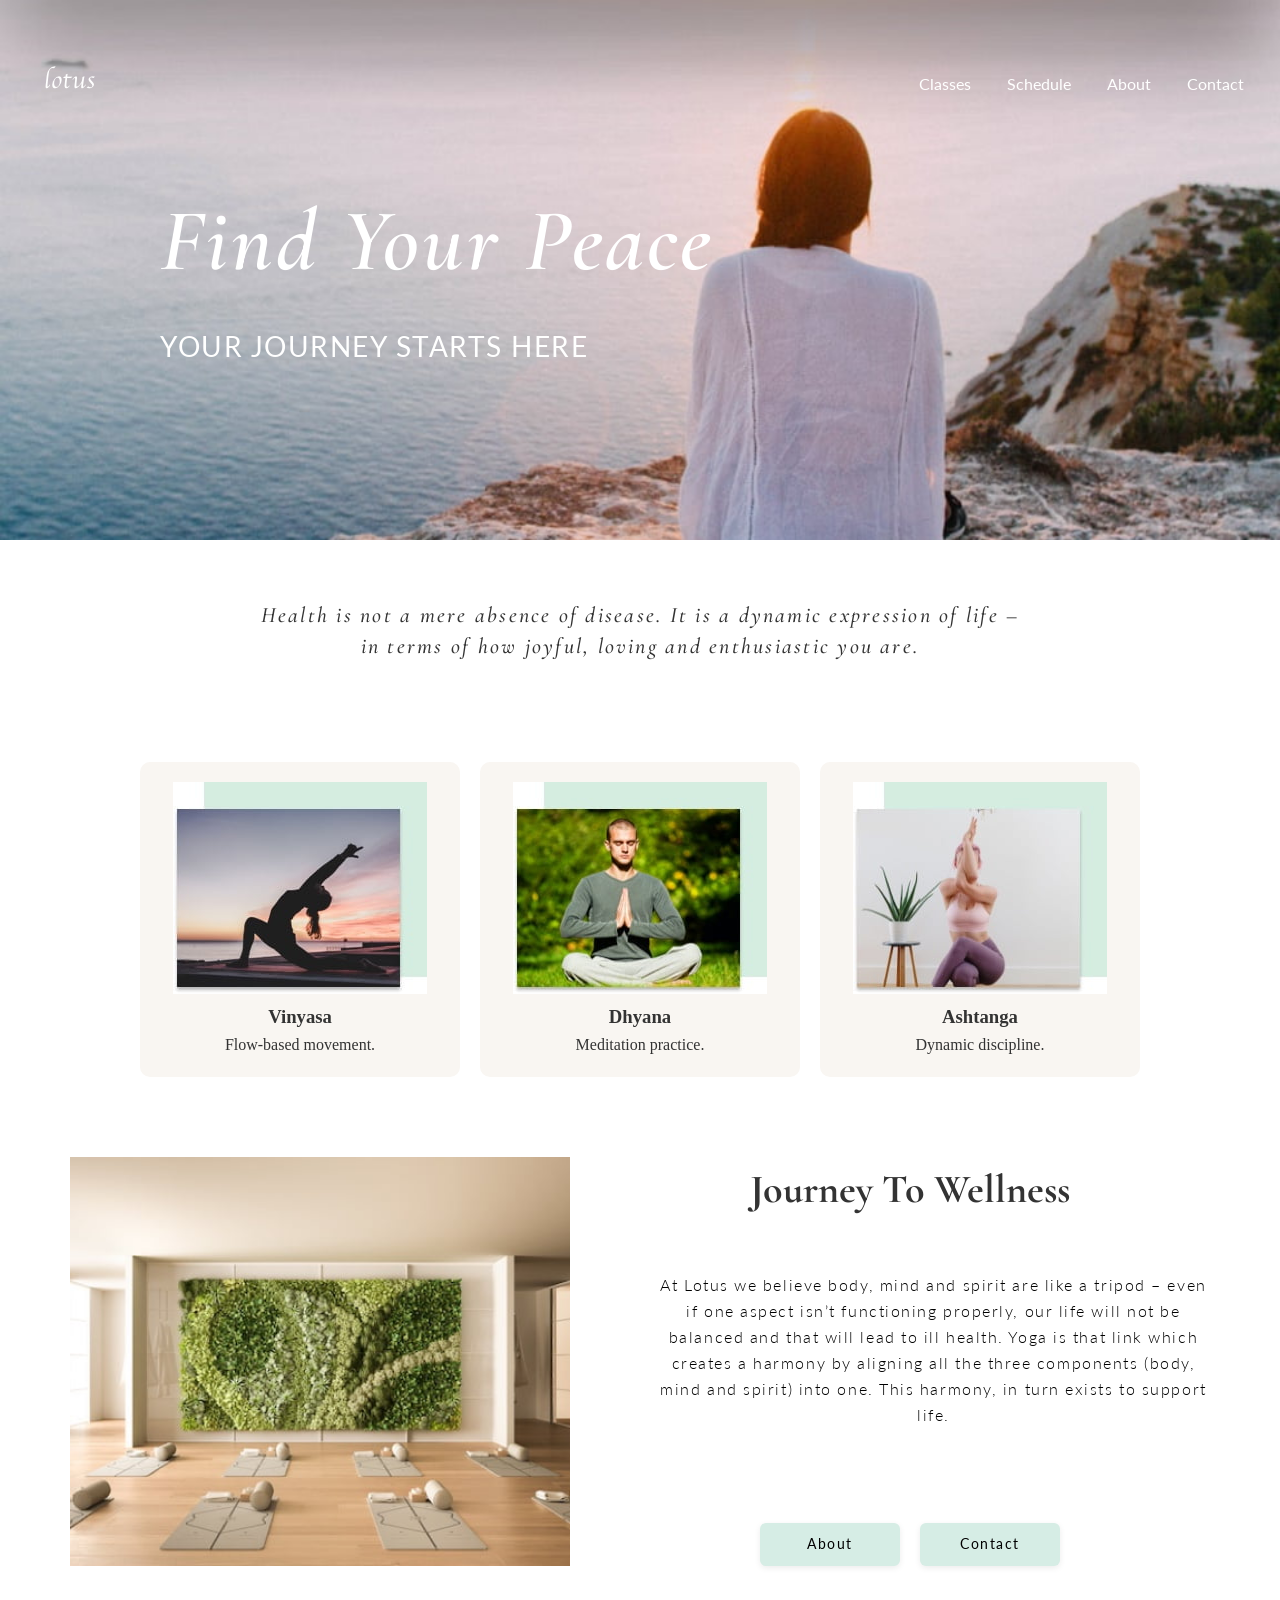
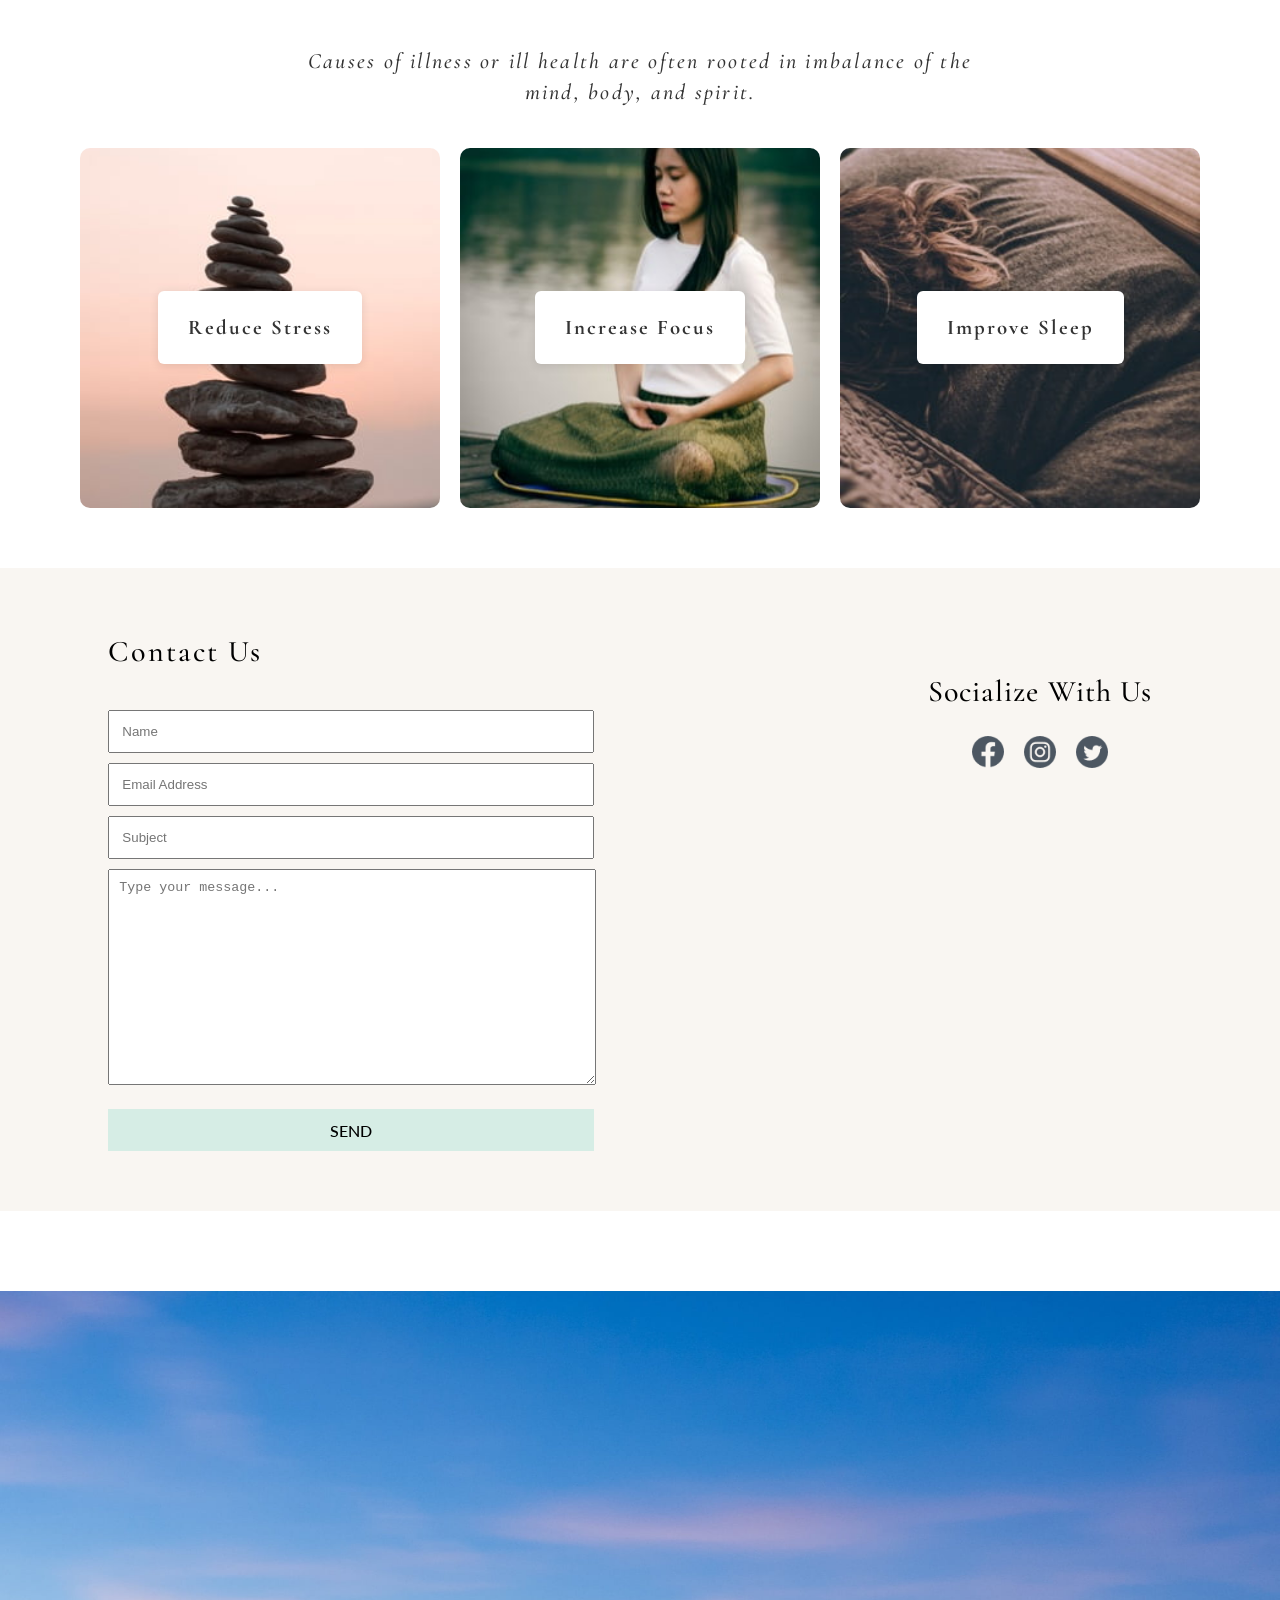
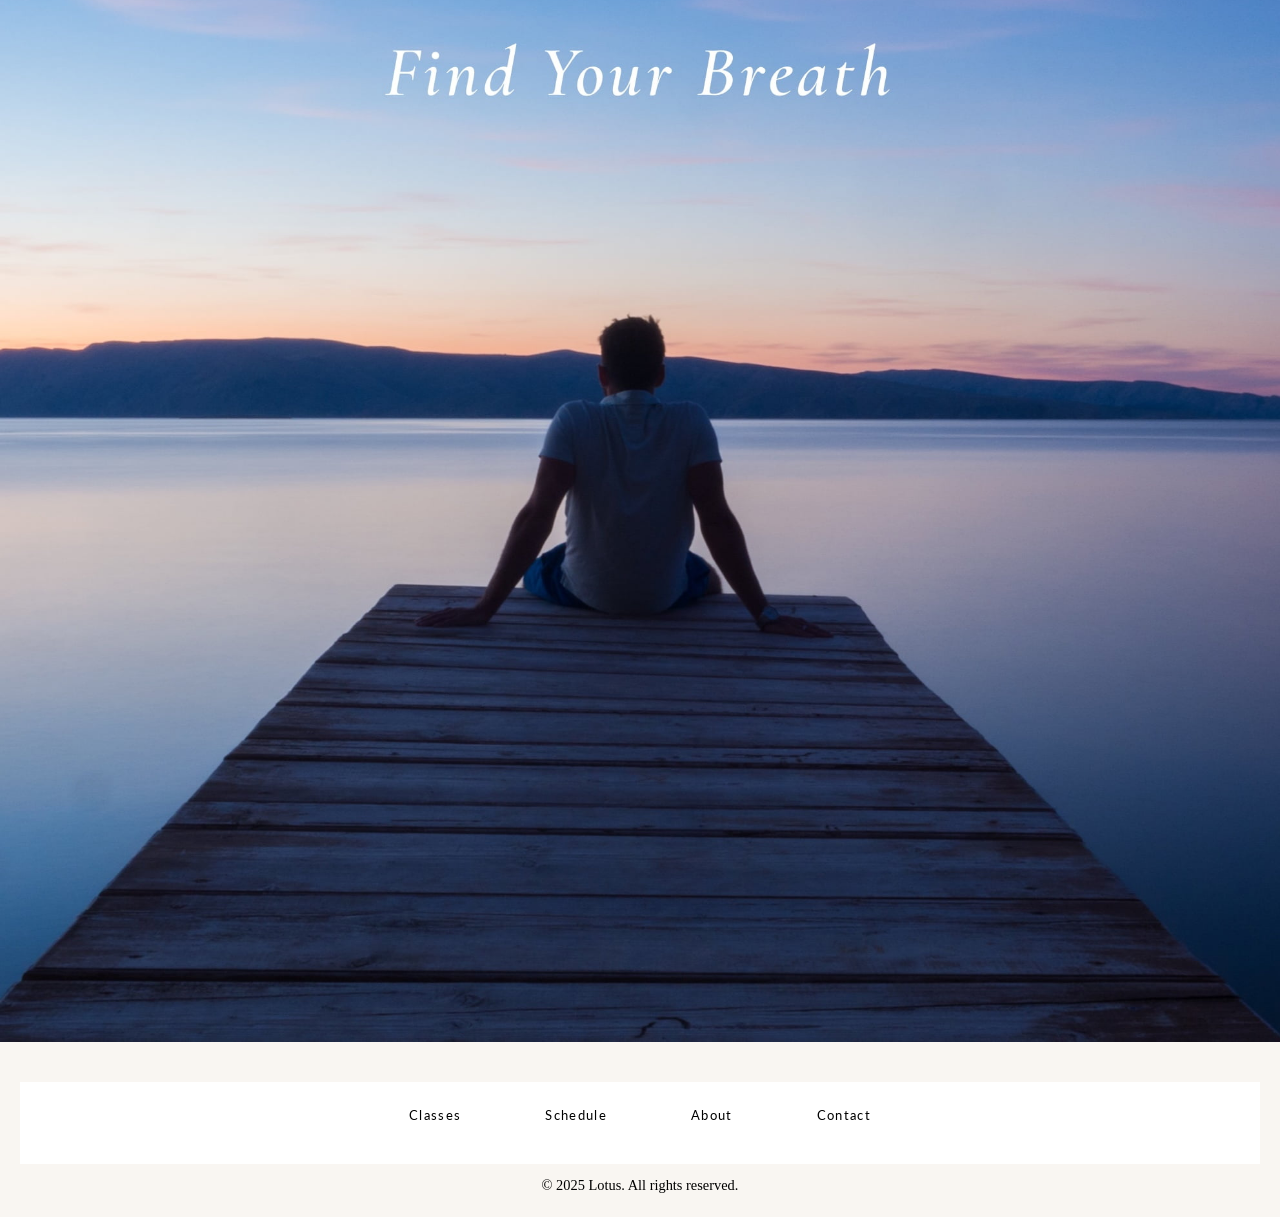
<file: index.html>
<!DOCTYPE html>
<html lang="en">
<head>
  <meta charset="UTF-8" />
  <meta name="viewport" content="width=device-width, initial-scale=1.0" />
  <title>Lotus Yoga</title>
  <link rel="stylesheet" href="style.css" />
  <link rel="preconnect" href="https://fonts.googleapis.com">
<link rel="preconnect" href="https://fonts.gstatic.com" crossorigin>
<link href="https://fonts.googleapis.com/css2?family=Lato:wght@300;400;700&display=swap" rel="stylesheet">
<link href="https://fonts.googleapis.com/css2?family=Cormorant+Garamond:wght@500;600&display=swap" rel="stylesheet">

</head>

<body>

  <section class="hero">
  <nav class="top-nav">
    <div class="logo">
        <img
      src="assets/images/menu.png"
      srcset="
        assets/images/menu.png    1x,
        assets/images/menu@2x.png 2x,
        assets/images/menu@3x.png 3x
      "
      alt="Lotus logo"
      class="logo-img"
    />
    </div>

    <!-- Hamburger button (mobile only) -->
<button class="nav-toggle" aria-label="Toggle menu"
        aria-controls="primary-menu" aria-expanded="false">
  <span class="bar"></span>
  <span class="bar"></span>
  <span class="bar"></span>
</button>


    <div class="menu-links" id="primary-menu">
      <a href="./classes.html">Classes</a>
      <a href="./classes.html">Schedule</a>
      <a href="./about.html">About</a>
      <a href="./index.html">Contact</a>
    </div>
  </nav>

  <img
    src="assets/images/hero-image.jpg"
    srcset="
      assets/images/hero-image.jpg 1x,
      assets/images/hero-image@2x.jpg 2x,
      assets/images/hero-image@3x.jpg 3x
    "
    alt="Hero image of woman sitting on cliff"
    class="hero-image"
  />

  <div class="hero-text">
    <h1 class="Find-Your-Peace">Find Your Peace</h1>
    <p class="your-journey-starts">YOUR JOURNEY STARTS HERE</p>
  </div>
</section>

  <div class="Health-is-not-a-mere">
    <p>Health is not a mere absence of disease. It is a dynamic expression of life –<br />in terms of how joyful, loving and enthusiastic you are.</p>
  </div>

 <section>

  <div class="services">
    <div class="card">
      <img src="assets/images/vinyasa.jpg" alt="Vinyasa yoga" class="card-img" />
      <h3>Vinyasa</h3>
      <p>Flow-based movement.</p>
    </div>
    <div class="card">
      <img src="assets/images/bikram.jpg" alt="Dhyana meditation" class="card-img" />
      <h3>Dhyana</h3>
      <p>Meditation practice.</p>
    </div>
    <div class="card">
      <img src="assets/images/ashtanga.jpg" alt="Ashtanga yoga" class="card-img" />
      <h3>Ashtanga</h3>
      <p>Dynamic discipline.</p>
    </div>
  </div>
</section>

<section class="wellness-section">
  <div class="wellness-content">
    <img
      src="assets/images/journey-to-wellness-image.jpg"
      alt="Yoga wellness space"
      class="wellness-image"
    />
    
   <div class="wellness-text">
  <h2 class="wellness-heading">Journey To Wellness</h2>

  <div class="wellness-paragraph-wrapper">
    <div class="spacer"></div> 
    <p class="At-Lotus-we-believe">
At Lotus we believe body, mind and spirit are like a tripod – even if one aspect isn’t functioning properly, our life will not be balanced and that will lead to ill health. Yoga is that link which creates a harmony by aligning all the three components (body, mind and spirit) into one. This harmony, in turn exists to support life.    </p>
  </div>

  <div class="wellness-links">
    <div class="More-About-Lotus-BG">
      <a href="#about" class="About-Lotus">About</a>
    </div>
    <div class="More-About-Lotus-BG">
      <a href="#contact" class="About-Lotus">Contact</a>
    </div>
  </div>
</div>
  </div>
</section>

  <div>
  <p class="causes">
    Causes of illness or ill health are often rooted in imbalance of the mind, body, and spirit.
  </p>
</div>

    <section class="benefits">
    <div class="benefit-card">
      <div class="benefit-image-wrapper">
        <img src="assets/images/reduce-stress-image.jpg" alt="Reduce Stress" class="benefit-image" />
        <div class="White-BG"><h4>Reduce Stress</h4></div>
      </div>
    </div>

    <div class="benefit-card">
      <div class="benefit-image-wrapper">
        <img src="assets/images/increase-focus-image.jpg" alt="Increase Focus" class="benefit-image" />
        <div class="White-BG"><h4>Increase Focus</h4></div>
      </div>
    </div>

    <div class="benefit-card">
      <div class="benefit-image-wrapper">
        <img src="assets/images/improve-sleep-image.jpg" alt="Improve Sleep" class="benefit-image" />
        <div class="White-BG"><h4>Improve Sleep</h4></div>
      </div>
    </div>
  </section>
</section>

<section class="cta-banner-mobile">
  <img src="assets/images/mobile-cta@2x.png" alt="Meditation by lake">
  <div class="cta-mobile-content">
    <!-- <a href="#join" class="cta-mobile-btn">JOIN US</a> -->
  </div>
</section>

<div class="contact-row">
  <form class="contact-form">
    <h3 class="Contact-Us">Contact Us</h3>

    <input class="name-rectangle" type="text" placeholder="Name" />
    <input class="name-rectangle" type="email" placeholder="Email Address" />
    <input class="name-rectangle subject" type="text" placeholder="Subject" />
    <textarea class="message-rectangle" rows="4" placeholder="Type your message..."></textarea>

    <button class="Send-Button-BG" type="submit">SEND</button>
  </form>

  <section class="socialize-panel">
    <h3 class="Socialize-With-Us">Socialize With Us</h3>
    <div class="socials">
      <a href="https://www.facebook.com" target="_blank">
        <img src="assets/icons/faceboook-icon.png" alt="Facebook" class="social-icon" />
      </a>
      <a href="https://www.instagram.com" target="_blank">
        <img src="assets/icons/instagram-icon.png" alt="Instagram" class="social-icon" />
      </a>
      <a href="https://www.twitter.com" target="_blank">
        <img src="assets/icons/twitter-icon.png" alt="Twitter" class="social-icon" />
      </a>
    </div>
  </section>
</div>


<div class="bottom-hero-section">
  <img src="./assets/images/bottom-hero@2x.jpg" alt="Find Your Breath" class="bottom-hero-image" />
</div>

  <footer class="footer-nav">
  <nav>
    <ul class="footer-menu">
      <li><a href="./classes.html">Classes</a></li>
      <li><a href="./classes.html">Schedule</a></li>
      <li><a href="./about.html">About</a></li>
      <li><a href="./index.html">Contact</a></li>
    </ul>
  </nav>
  <p class="copyright">&copy; 2025 Lotus. All rights reserved.</p>
</footer>


<script>
  (function () {
    function initMenu() {
      const toggle = document.querySelector('.nav-toggle');
      const menu = document.querySelector('.menu-links');
      if (!toggle || !menu) return;

      toggle.addEventListener('click', () => {
        const open = menu.classList.toggle('active');
        toggle.classList.toggle('is-open', open);
        toggle.setAttribute('aria-expanded', open ? 'true' : 'false');
        console.log('menu active?', open);
      });
    }

    if (document.readyState === 'loading') {
      document.addEventListener('DOMContentLoaded', initMenu);
    } else {
      initMenu();
    }
  })();
</script>

</body>
</html>
</file>
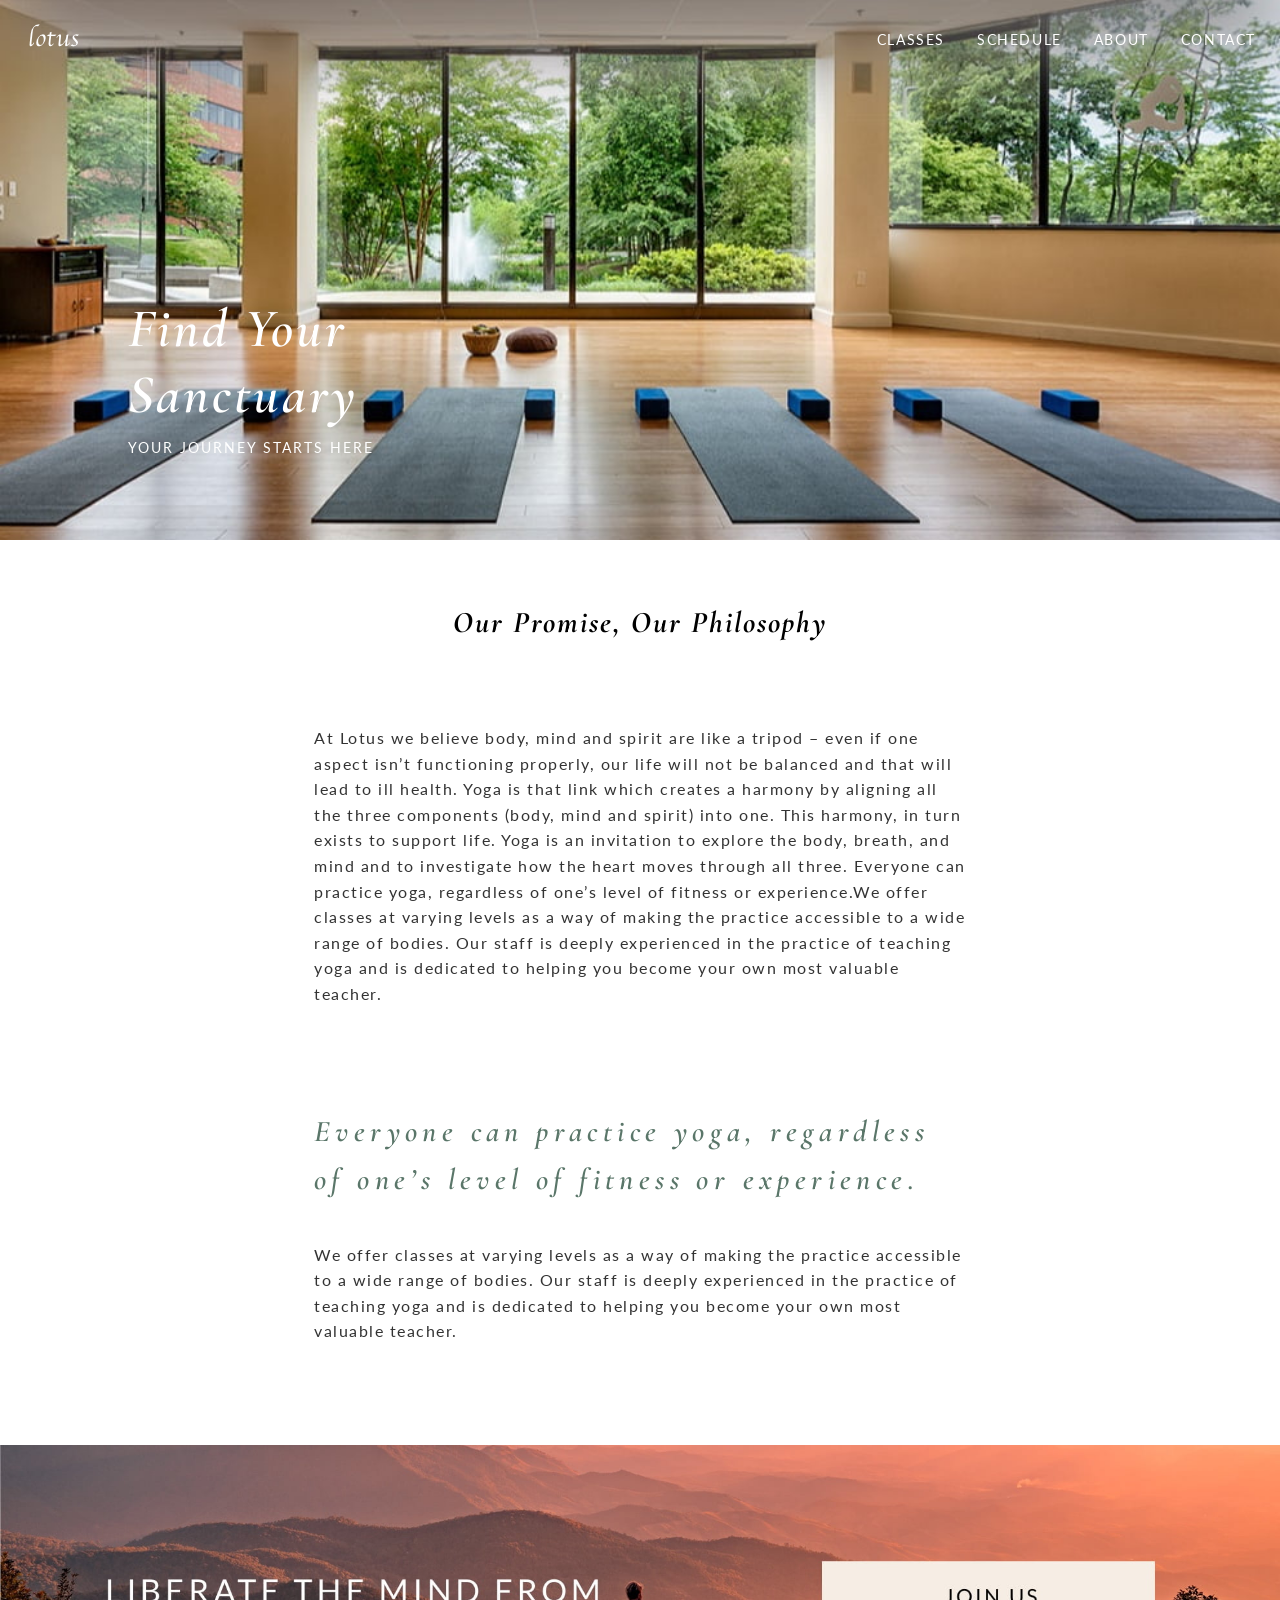
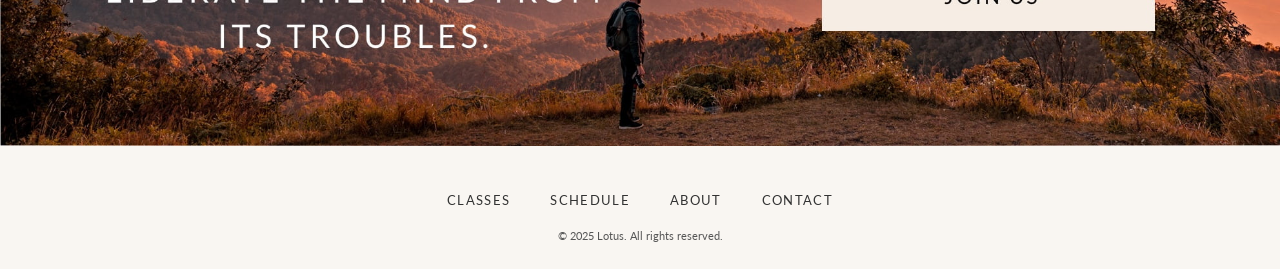
<file: about.html>
<!DOCTYPE html>
<html lang="en">
<head>
  <meta charset="UTF-8">
  <meta name="viewport" content="width=device-width, initial-scale=1.0">
  <title>Classes | Lotus</title>
  <link href="https://fonts.googleapis.com/css2?family=Cormorant+Garamond:wght@400;500;600&family=Lato:wght@300;400;700&display=swap" rel="stylesheet">
  <link rel="stylesheet" href="about.css">
</head>
<script>
  (function () {
    function initMenu() {
      const toggle = document.querySelector('.nav-toggle');
      const menu = document.querySelector('.menu-links');
      if (!toggle || !menu) return;

      toggle.addEventListener('click', () => {
        const open = menu.classList.toggle('active');
        toggle.classList.toggle('is-open', open);
        toggle.setAttribute('aria-expanded', open ? 'true' : 'false');
        console.log('menu active?', open);
      });
    }
    if (document.readyState === 'loading') {
      document.addEventListener('DOMContentLoaded', initMenu);
    } else {
      initMenu();
    }
  })();
</script>
<body>
  <section class="hero">
  <nav class="top-nav">
    <div class="logo">
        <img
      src="assets/images/menu.png"
      srcset="
        assets/images/menu.png    1x,
        assets/images/menu@2x.png 2x,
        assets/images/menu@3x.png 3x
      "
      alt="Lotus logo"
      class="logo-img"
    />
    </div>
<!-- Hamburger button (mobile only) -->
<button class="nav-toggle" aria-label="Open menu" aria-controls="primary-menu" aria-expanded="false">
  <span class="bar"></span>
  <span class="bar"></span>
  <span class="bar"></span>
</button>

    <div class="menu-links">
      <a href="./classes.html">Classes</a>
      <a href="./classes.html">Schedule</a>
      <a href="./about.html">About</a>
      <a href="./index.html">Contact</a>
    </div>
  </nav>

  <img
    src="assets/images/mask.jpg"
    srcset="
      assets/images/mask.jpg 1x,
      assets/images/mask@2x.jpg 2x,
      assets/images/mask@3x.jpg 3x
    "
    alt="Hero image of woman sitting on cliff"
    class="hero-image"
  />

  <div class="hero-text">
    <h1 class="Find-Your-Peace">Find Your Sanctuary</h1>
    <p class="your-journey-starts">YOUR JOURNEY STARTS HERE</p>
  </div>
</section>

<section class="intro-section">
    <h2>Our Promise, Our Philosophy</h2>
  </section>

 <p class="highlight">
At Lotus we believe body, mind and spirit are like a tripod – even if one aspect isn’t functioning properly, our life will not be balanced and that will lead to ill health. Yoga is that link which creates a harmony by aligning all the three components (body, mind and spirit) into one. This harmony, in turn exists to support life.
Yoga is an invitation to explore the body, breath, and mind and to investigate how the heart moves through all three.
Everyone can practice yoga, regardless of one’s level of fitness or experience.We offer classes at varying levels as a way of making the practice accessible to a wide range of bodies. Our staff is deeply experienced in the practice of teaching yoga and is dedicated to helping you become your own most valuable teacher.</p>
    
<h2 class="Lotus-heading">Everyone can practice yoga, regardless of one’s level of fitness or experience.</h2>

<p class="highlight">We offer classes at varying levels as a way of making the practice accessible to a wide range of bodies. Our staff is deeply experienced in the practice of teaching yoga and is dedicated to helping you become your own most valuable teacher.</p>
</section>

<section class="class-schedule-feature">
  <img 
    src="assets/images/class-schedule-feature1@2x.jpg"
    alt="Liberate the mind from its troubles banner"
  />
</section>

<footer class="footer-nav">
  <nav>
    <ul class="footer-menu">
      <li><a href="./classes.html">Classes</a></li>
      <li><a href="./classes.html">Schedule</a></li>
      <li><a href="./about.html">About</a></li>
      <li><a href="./index.html">Contact</a></li>
    </ul>
  </nav>
  <p class="copyright">&copy; 2025 Lotus. All rights reserved.</p>
</footer>
</body>
</html>
</file>
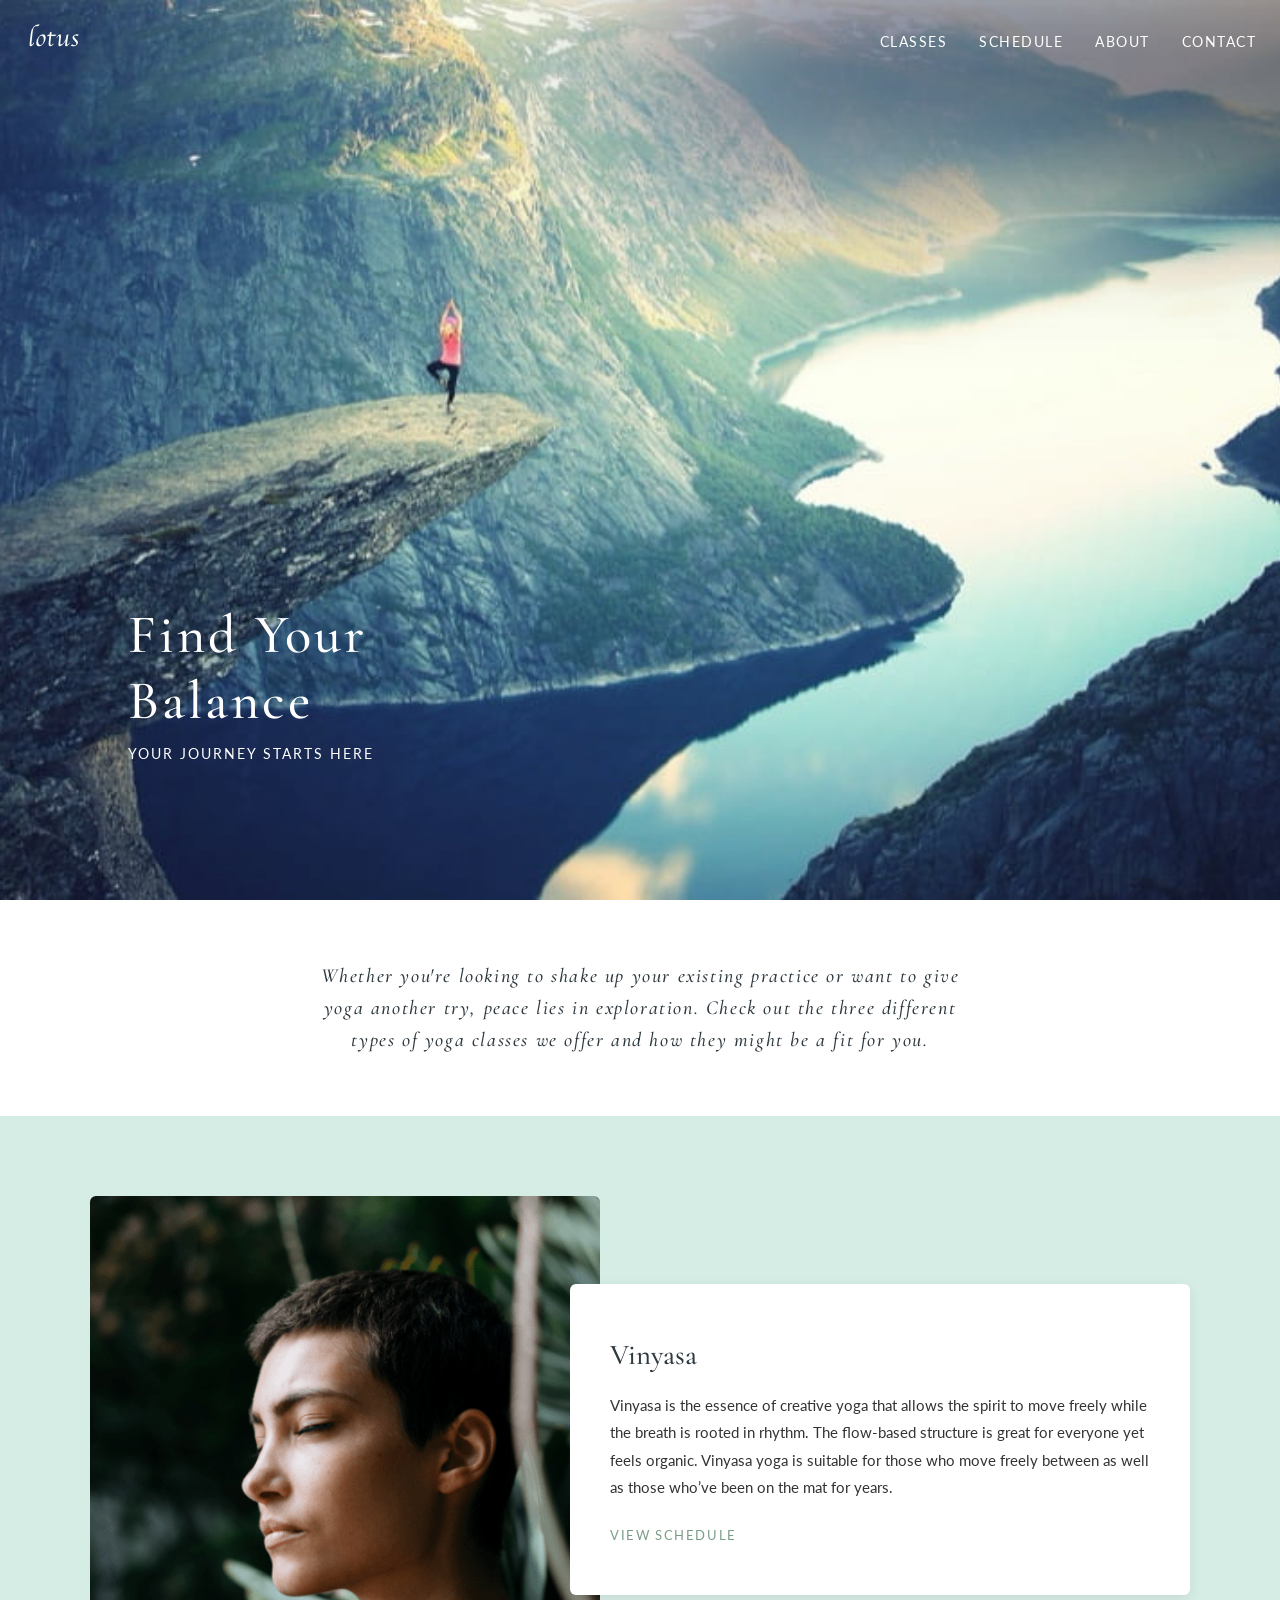
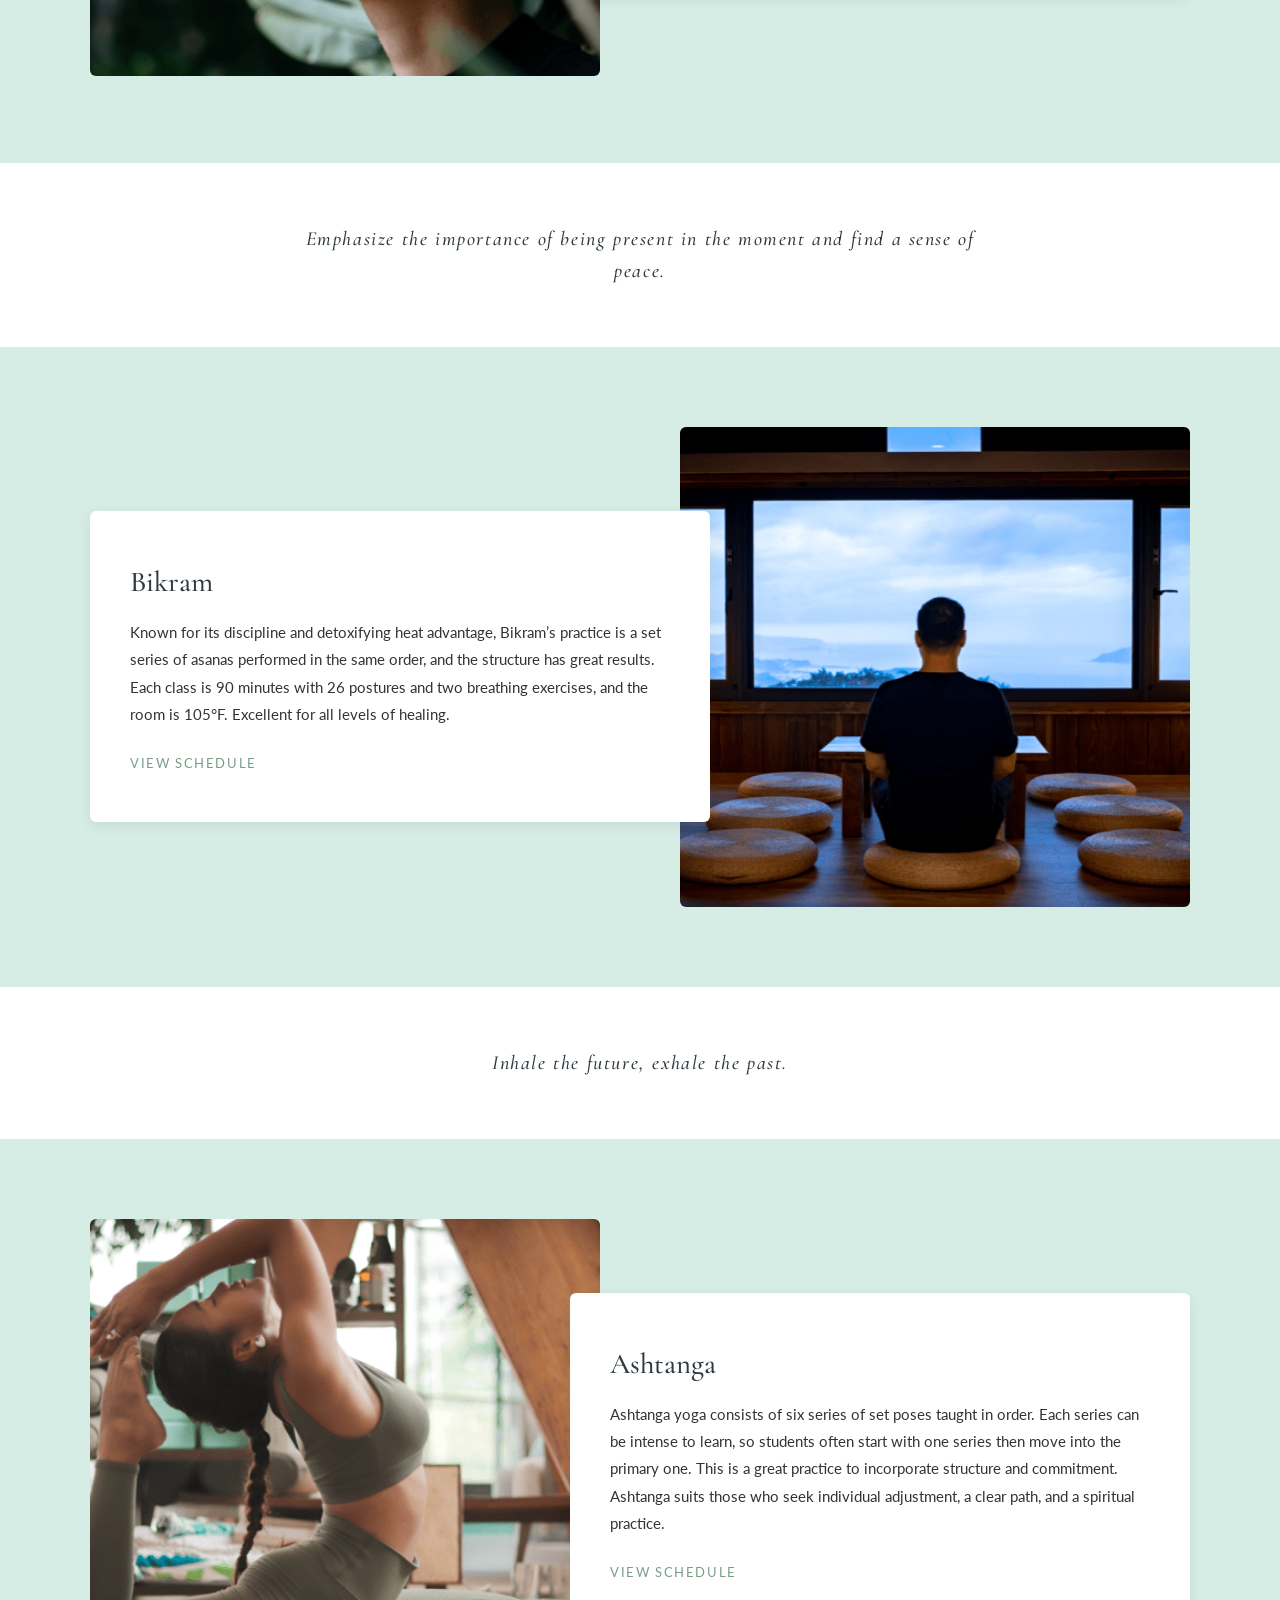
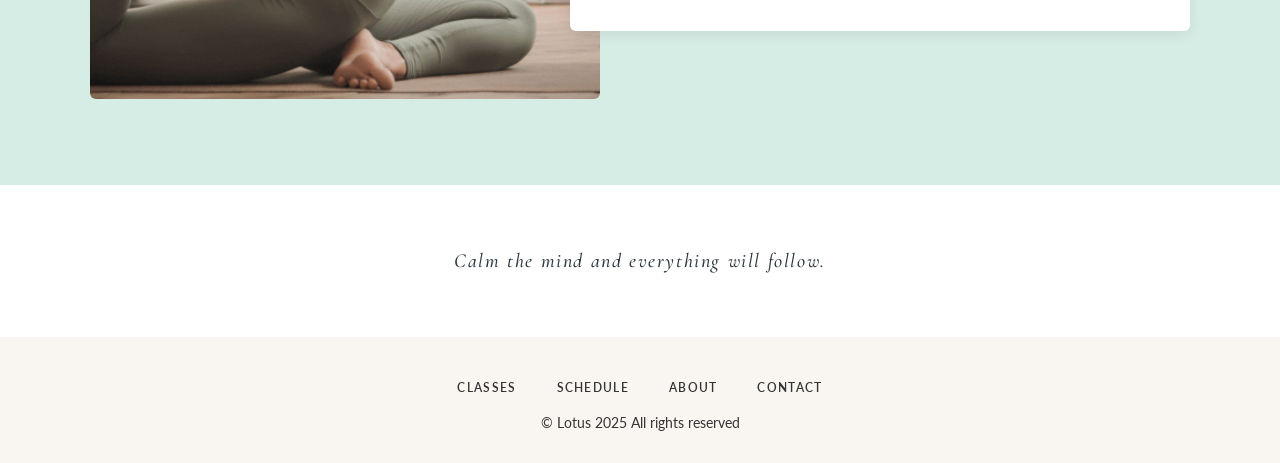
<file: classes.html>
<!DOCTYPE html>
<html lang="en">
<head>
  <meta charset="UTF-8">
  <meta name="viewport" content="width=device-width, initial-scale=1.0">
  <title>Classes | Lotus</title>
  <link href="https://fonts.googleapis.com/css2?family=Cormorant+Garamond:wght@400;500;600&family=Lato:wght@300;400;700&display=swap" rel="stylesheet">
  <link rel="stylesheet" href="classes.css">
</head>
<script>
  (function () {
    function initMenu() {
      const toggle = document.querySelector('.nav-toggle');
      const menu = document.querySelector('.menu-links');
      if (!toggle || !menu) return;

      toggle.addEventListener('click', () => {
        const open = menu.classList.toggle('active');
        toggle.classList.toggle('is-open', open);
        toggle.setAttribute('aria-expanded', open ? 'true' : 'false');
        console.log('menu active?', open);
      });
    }
    if (document.readyState === 'loading') {
      document.addEventListener('DOMContentLoaded', initMenu);
    } else {
      initMenu();
    }
  })();
</script>
<body>
  <section class="hero">
  <nav class="top-nav">
    <div class="logo">
        <img
      src="assets/images/menu.png"
      srcset="
        assets/images/menu.png    1x,
        assets/images/menu@2x.png 2x,
        assets/images/menu@3x.png 3x
      "
      alt="Lotus logo"
      class="logo-img"
    />
    </div>
<!-- Hamburger button (mobile only) -->
<button class="nav-toggle" aria-label="Open menu" aria-controls="primary-menu" aria-expanded="false">
  <span class="bar"></span>
  <span class="bar"></span>
  <span class="bar"></span>
</button>
    <div class="menu-links">
      <a href="./classes.html">Classes</a>
      <a href="./classes.html">Schedule</a>
      <a href="./about.html">About</a>
      <a href="./index.html">Contact</a>
    </div>
  </nav>

  <img
    src="assets/images/hero-image1.jpg"
    srcset="
      assets/images/hero-image1.jpg 1x,
      assets/images/hero-image@2x1.jpg 2x,
      assets/images/hero-image@3x1.jpg 3x
    "
    alt="Hero image of woman sitting on cliff"
    class="hero-image"
  />

  <div class="hero-text">
    <h1 class="Find-Your-Peace">Find Your Balance</h1>
    <p class="your-journey-starts">YOUR JOURNEY STARTS HERE</p>
  </div>
</section>

  <section class="intro-section">
    <p>Whether you're looking to shake up your existing practice or want to give yoga another try, peace lies in exploration. Check out the three different types of yoga classes we offer and how they might be a fit for you.</p>
  </section>

  
<section class="left-Green-BG">
  <div class="left-layout">
    <div class="left-image">
      <img src="./assets/images/vinyasa-image.png" alt="Vinyasa Class">
    </div>
    <div class="left-Text-BG">
      <h2>Vinyasa</h2>
      <p>Vinyasa is the essence of creative yoga that allows the spirit to move freely while the breath is rooted in rhythm. The flow-based structure is great for everyone yet feels organic. Vinyasa yoga is suitable for those who move freely between as well as those who’ve been on the mat for years.</p>
      <a href="#">View Schedule</a>
    </div>
  </div>
</section>


  <section class="intro-section">
    <p>Emphasize the importance of being present in the moment and find a sense of peace. </p>
  </section>

 <section class="Bikram-Green-BG">
  <div class="bikram-container">
    <div class="bikram-text-box">
      <h2>Bikram</h2>
      <p>
        Known for its discipline and detoxifying heat advantage, Bikram’s practice is a set series of asanas performed in the same order, and the structure has great results. Each class is 90 minutes with 26 postures and two breathing exercises, and the room is 105°F. Excellent for all levels of healing.
      </p>
      <a href="#">View Schedule</a>
    </div>
    <img class="bikram-image" src="./assets/images/bikram-image.png" alt="Bikram class">
  </div>
</section>

  <section class="intro-section">
    <p><em>Inhale the future, exhale the past.</em></p>
  </section>

  <section class="left-Green-BG">
    <div class="left-layout">
        <div class="left-image">
      <img src="./assets/images/ashtanga-image.png" alt="Ashtanga class">
      </div>
      <div class="left-Text-BG">
        <h2>Ashtanga</h2>
        <p>Ashtanga yoga consists of six series of set poses taught in order. Each series can be intense to learn, so students often start with one series then move into the primary one. This is a great practice to incorporate structure and commitment. Ashtanga suits those who seek individual adjustment, a clear path, and a spiritual practice.</p>
        <a href="#">View Schedule</a>
      </div>
    </div>
  </section>

  <section class="intro-section">
    <p><em>Calm the mind and everything will follow.</em></p>
  </section>

  <footer class="footer">
    <ul class="footer-menu">
      <li><a href="./classes.html">CLASSES</a></li>
      <li><a href="./classes.html">SCHEDULE</a></li>
      <li><a href="./about.html">ABOUT</a></li>
      <li><a href="./index.html">CONTACT</a></li>
    </ul>
    <p>&copy; Lotus 2025 All rights reserved</p>
  </footer>
</body>
</html>
</file>
<file: style.css>
:root {
      --accent: #cbe3d4;
      --text: #333;
      --bg: #fff;
      --soft: #f9f6f2;
    }

    * {
      margin: 0;
      padding: 0;
      box-sizing: border-box;
    }

    body {
      line-height: 1.6;
      color: var(--text);
      background-color: var(--bg);
    }

    .hero {
  position: relative;
  width: 100%;
  height: 60vh;
  overflow: hidden;
}

.hero-image {
  position: absolute;
  width: 100%;
  height: 100%;
  object-fit: cover;
  object-position: center;
  top: 0;
  left: 0;
  z-index: -1;
}

.hero-text {
  position: absolute;
  top: 50%;
  left: 5%;
  transform: translate(-50%);
  color: white;
  text-align: left;
  padding: 1rem;
  max-width: 600px;
}

.hero-text {
  position: absolute;
  top: 50%;
  left: 5%;
  transform: translateY(-50%);
  text-align: left;
  color: white;
  max-width: 90%;
  padding: 1rem;
  padding-left: 2rem;
}

.hero-text .Find-Your-Peace {
  font-family: 'Cormorant Garamond', serif;
  font-size: 5rem;
  font-weight: 600;
  font-style: italic;
  letter-spacing: 3px;
  color: white;
  margin-bottom: 0.5rem;
  text-align: left;
}

.your-journey-starts {
 font-family: 'Lato', sans-serif;
  max-width: 90%;
  margin: 12px 0 0 0;
  font-size: clamp(1.25rem, 2.5vw, 1.75rem);
  letter-spacing: 1.5px;
  text-align: left;
  color: white;
}
.menu-icon {
  width: 30px;
  height: auto;
  cursor: pointer;
}
    header {
      background-size: cover;
      background-position: center;
      padding: 100px 20px;
      text-align: center;
      color: white;
    }

    header h1 {
      font-size: 2.5rem;
      margin-bottom: 10px;
    }

    header p {
      font-size: 1.2rem;
    }

    .top-nav {
  display: flex;
  align-items: center;
  justify-content: space-between;
   padding: 20px;
  position: absolute;
  width: 100%;
  z-index: 10;
 background: transparent;
}

.logo-img {
  height: 40px;
  width: auto;
}

.menu-links {
  font-family: 'Lato', sans-serif;
  display: flex;
  justify-content: flex-end;     
  gap: 36px;                     
  padding-right: 36px;           
  align-items: center;
  flex-wrap: wrap;               
}


.menu-links a {
  text-decoration: none;
  color: white;
  transition: opacity 0.3s ease;
}

.menu-links a:hover {
  opacity: 0.7;
}

   .footer-nav nav {
  display: flex;
  justify-content: center;
  gap: 30px;
  padding: 20px;
  background: var(--bg);
  font-weight: bold;
}

    section {
      padding: 40px 20px;
    }

  .Health-is-not-a-mere {
  max-width: 90%;
  margin: 60px auto 40px; /* adds space above and below */
  font-family: 'Cormorant Garamond', serif;
  font-size: 22px;
  font-weight: 500;
  font-style: italic;
  line-height: 1.41;
  letter-spacing: 2.24px;
  text-align: center;
  color: gunmetal;
  padding: 0 1rem;
}
wellness-section {
  padding: 60px 20px;
  background-color: var(--soft); /* fix: use CSS variable */
}

.wellness-content {
  display: flex;
  align-items: stretch; /* ensures both sides match height */
  justify-content: center;
  gap: 40px;
  max-width: 1200px;
  margin: 0 auto;
  flex-wrap: wrap;
}

.wellness-image {
  flex: 1 1 400px;
  width: 100%;
  max-width: 500px;
  object-fit: cover;
}

.wellness-text {
  text-align: center;
  flex: 1 1 400px;
  max-width: 600px;
  display: flex;
  flex-direction: column;
  justify-content: space-between;
}

.wellness-text h2 {
  font-size: clamp(2rem, 5vw, 2.5rem);
  margin-bottom: 1rem;
  font-family: 'Cormorant Garamond', serif;
  color: var(--text);
}

.wellness-text p {
    max-width: 600px;
  margin: 26px 0 56px 47px;
  font-family: 'Lato', sans-serif;
  font-size: 1rem; /* 16px */
  font-weight: 300;
  line-height: 1.63;
  letter-spacing: 1.55px;
  color: black;
}

.About-Lotus {
  font-family: Lato, sans-serif;
  font-size: 14px;
  letter-spacing: 1.43px;
  text-align: center;
  color: black;
  text-decoration: none;
  margin: 0 10px;
  transition: opacity 0.3s ease;
}

.About-Lotus:hover {
  opacity: 0.7;
}

.wellness-links {
  display: flex;
  justify-content: center;
  gap: 20px;
  margin-top: 30px; /* push links toward image base */
}

.causes{
  max-width: 727px;
  margin: 40px auto;
  font-family: 'Cormorant Garamond', serif;
  font-size: 22px;
  font-weight: 500;
  font-style: italic;
  line-height: 1.41;
  letter-spacing: 2.24px;
  text-align: center;
  color: gunmetal;
  padding: 0 1rem;
}

.Take-Control-Of-Your {
  max-width: 90%;
  margin: 0 auto 26px auto;
  font-family: 'Cormorant Garamond', serif;
  font-size: clamp(1.8rem, 5vw, 2.2rem); /* responsive */
  font-weight: 600;
  letter-spacing: 3px;
  text-align: center;
  color: black;
}

.Yoga-is-an-integral {
  max-width: 742px;
  margin: 40px auto 60px auto;
  font-family: 'Lato', sans-serif;
  font-size: 1rem; /* 16px */
  font-weight: 300;
  line-height: 1.63;
  letter-spacing: 1.5px;
  text-align: center;
  color: black;
  padding: 0 1rem; /* adds horizontal breathing room on small screens */
}

.benefits {
  display: flex;
  flex-wrap: wrap;
  gap: 20px;
  justify-content: center;
  margin: 60px auto;
  max-width: 1200px;
  padding: 0 20px;
}

.benefit-card {
  flex: 1 1 300px;
  max-width: 360px;
  text-align: center;
}

.benefit-image-wrapper {
  position: relative;
  width: 100%;
  height: 360px;
  display: flex;
  align-items: center;
  justify-content: center;
}

.benefit-image {
  width: 100%;
  height: 100%;
  object-fit: cover;
  border-radius: 10px;
}

.White-BG {
  position: absolute;
  padding: 20px 30px;
  background-color: white;
  box-shadow: 0 2px 10px rgba(0, 0, 0, 0.1);
  border-radius: 6px;
  display: flex;
  align-items: center;
  justify-content: center;
}

.White-BG h4 {
  margin: 0;
  font-family: 'Cormorant Garamond', serif;
  font-size: 1.3rem;
  color: gunmetal;
  letter-spacing: 2px;
}

.cta-banner {
  background-image: url('assets/images/class-schedule-feature@2x.jpg'); 
  background-size: cover;
  background-position: center;
  background-repeat: no-repeat;
  width: 100%;
  height: 250px;
  display: flex;
  justify-content: center;
  align-items: center;
  flex-wrap: wrap;
  gap: 40px;
  padding: 80px 20px;
  margin: 140px 0; /* Adds space above and below */
  position: relative;

}

/* .cta-content {
  display: flex;
  align-items: center;
  justify-content: space-between;
  width: 90%;
  max-width: 900px;
  color: white;
}

.cta-content h3 {
  font-size: 1.8rem;
  font-family: 'Cormorant Garamond', serif;
  letter-spacing: 2px;
  margin: 0;
}

.cta-button {
  background-color: #f9f6f2;
  color: #333;
  text-decoration: none;
  font-family: 'Lato', sans-serif;
  font-weight: bold;
  padding: 12px 28px;
  border-radius: 4px;
  box-shadow: 0 4px 10px rgba(0,0,0,0.1);
  transition: background-color 0.3s ease;
}

.cta-button:hover {
  background-color: #e5ded4;
} */



.More-About-Lotus-BG {
  width: fit-content;
  min-width: 140px;
  padding: 10px 20px;
  background-color: #d6ede5;
  border-radius: 6px;
  display: flex;
  align-items: center;
  justify-content: center;
  box-shadow: 0 2px 6px rgba(0, 0, 0, 0.08);
  transition: background-color 0.3s ease;
}

.More-About-Lotus-BG:hover {
  background-color: #b8e0d0;
}


    .services, .benefits {
      display: flex;
      flex-wrap: wrap;
      gap: 20px;
      justify-content: center;
      margin-top: 20px;
    }

    .card {
      flex: 1 1 300px;
      max-width: 320px;
      background: var(--soft);
      padding: 20px;
      border-radius: 10px;
      text-align: center;
    }

   


    .contact {
      display: flex;
      flex-wrap: wrap;
      gap: 30px;
      background: var(--soft);
      padding: 40px 20px;
      justify-content: space-between;
    }
    .contact-row {
  display: flex;
  justify-content: center;
  background: var(--soft);
  padding: 60px 20px;
  flex-wrap: wrap;
}


.contact-form {
  max-width: 800px;
  flex: 1 1 100%;
}

.contact-form > * {
  margin-bottom: 0;
}

    .Contact-Us {
    font-family: 'Cormorant Garamond', serif;
  font-size: 30px;
  font-weight: 500;
  letter-spacing: 2.1px;
  color: black;
  margin-bottom: 34px;
  text-align: left;
  white-space: nowrap;
  text-align: left; 
}

.form-row {
  display: flex;
  justify-content: space-between;
  gap: 20px;
  margin-bottom: 0;
  padding-bottom: 0;
}

.form-row .name-rectangle {
   margin-bottom: 0 !important
}

.name-rectangle {
  width: 100%;
  max-width: 486px;
  display: block;
  padding: 12px;
  box-sizing: border-box;
  margin: 10px 0;
}

.message-rectangle {
 height: 216px;
  resize: vertical;
    width: 61%;
}

.Send-Button-BG {
  width: 100%;
  max-width: 486px;
  height: 42px;
  margin: 17px auto 0;
  padding: 0;
  background-color: #d6ede5;
  align-items: center;
  justify-content: center;
  font-family: 'Lato', sans-serif;
  font-size: 1rem;
  font-weight: 500;
  border: none;
  cursor: pointer;
  text-align: center;
}

    form {
      flex: 1 1 300px;
    }

    input, textarea {
    width: 100%;
  padding: 10px;
  margin: 0;
    }

    .socialize {
  flex: 1 1 35%;
  margin: 0 !important; /* remove top/bottom gap */
  padding: 0;
  display: flex;
  flex-direction: column;
  justify-content: center;
    align-items: center;
  gap: 20px;
  flex-wrap: wrap;
}

.Socialize-With-Us {
  font-family: 'Cormorant Garamond', serif;
  font-size: 30px;
  font-weight: 500;
  letter-spacing: 1.02px;
  color: black;
  margin-bottom: 10px;
}



.socials {
  display: flex;
  justify-content: center;
  align-items: center;
  gap: 20px;
  margin-top: 20px;
  flex-wrap: wrap; /* Optional: wrap on smaller screens */
}

.social-icon {
  width: 32px;
  height: 32px;
  transition: transform 0.3s ease;
}

.social-icon:hover {
  transform: scale(1.1);
}

input.subject {
  margin-top: 10px;
}

.name-rectangle:not(.subject) {
  margin-bottom: 10px;
}

.subject {
 margin-top: 10px;
  margin-bottom: 10px;
}

.bottom-hero-section {
  margin-top: 80px;
  width: 100%;
}

.bottom-hero-image {
  width: 100%;
  height: auto;
  display: block;
  object-fit: cover;
}

 .footer-nav {
  background-color: var(--soft);
  padding: 40px 20px 20px;
  text-align: center;
}

.footer-menu {
 list-style: none;
  display: flex;
  justify-content: center;
  gap: 60px; /* controls spacing between links */
  padding: 0;
  margin: 0 auto 16px;
  flex-wrap: wrap;
}

.footer-menu li a {
   font-family: 'Lato', sans-serif;
  font-size: 13px;
  font-weight: normal;
  letter-spacing: 1.33px;
  text-align: center;
  color: black;
  text-decoration: none;
  transition: opacity 0.3s ease;
  padding: 4px 12px;
}

.footer-menu li a:hover {
  opacity: 0.6;
}

.footer-nav p {
  font-size: 0.9rem;
  color: black;
  margin-top: 10px;
}


    .socials a {
      text-decoration: none;
      font-weight: bold;
      color: var(--text);
    }

   @media (max-width: 480px) {
  .hero-text {
    top: 60%; /* move text lower down */
    left: 50%;
    transform: translate(-50%, -50%);
    text-align: center;
    padding: 1.5rem;
    max-width: 90%;
  }

   .Contact-Us {
    font-size: 24px;
    margin: 10px auto 30px;
    text-align: center;
    width: auto;
  }

  .hero-text .Find-Your-Peace {
    font-size: 2.2rem;
  }

  .your-journey-starts {
    font-size: 0.9rem;
  }

   .cta-banner {
    background-image: url('assets/images/class-schedule-feature.jpg');
      min-height: 180px;
    padding: 0px 0px !important;
    height:0px !important;
    background-size: cover;
    background-position: center;
  }

   .social-icon {
    width: 24px;
    height: 24px;
  }
}

    @media (max-width: 768px) {
      nav {
        flex-direction: column;
        align-items: center;
      }
      .hero-text {
    left: 50%;
    transform: translateX(-50%) translateY(-50%);
    text-align: center;
    padding-left: 1rem;
    padding-right: 1rem;
    max-width: 90%;
  }

  .hero-text .Find-Your-Peace {
    font-size: 2.8rem;
    text-align: center;
  }

  .your-journey-starts {
    font-size: 1rem;
    text-align: center;
  }
  .Health-is-not-a-mere {
    font-size: 1.125rem; 
    letter-spacing: 1.5px;
    padding: 0 1rem;
  }


      .contact {
        flex-direction: column;
        align-items: center;
      }

      .services, .benefits {
        flex-direction: column;
        align-items: center;
      }

      header h1 {
        font-size: 2rem;
      }

      .footer h2 {
        font-size: 1.5rem;
      }
   .wellness-content {
  display: flex;
  align-items: stretch;
  justify-content: center;
  gap: 40px;
  max-width: 1200px;
  margin: 0 auto;
  flex-wrap: wrap;
}

.wellness-image {
  flex: 1 1 400px;
  width: 100%;
  max-width: 500px;
  object-fit: cover;
}

.wellness-text {
  flex: 1 1 400px;
  max-width: 600px;
  display: flex;
  justify-content: center;
  align-items: flex-start;
}

.wellness-text-inner {
  display: flex;
  flex-direction: column;
  align-items: flex-start;
  width: 100%;
}

.wellness-text h2 {
   font-size: clamp(2rem, 5vw, 2.5rem);
  font-family: 'Cormorant Garamond', serif;
  color: var(--text);
  margin-bottom: 1rem;
  text-align: left;
}

.At-Lotus-we-believe {
  font-family: 'Lato', sans-serif;
  font-size: 1rem;
  line-height: 1.6;
  letter-spacing: 1.5px;
  color: var(--text);
  margin: 0 0 2rem 0;
  text-align: left;
}

.wellness-text p {
  font-size: clamp(1rem, 2.5vw, 1.2rem);
  line-height: 1.6;
  font-family: 'Lato', sans-serif;
  color: var(--text);
  max-width: 100%;
  margin: 0 auto;
}

.wellness-links {
  display: flex;
  justify-content: center;
  gap: 20px;
  margin-top: 30px;
}


    }
@media (min-width: 1200px) {
  .hero-text {
    left: 10%;
    max-width: 700px;
    padding-left: 2rem;
  }

  .hero-text .Find-Your-Peace {
    font-size: 5.5rem;
  }

  .your-journey-starts {
    font-size: 1.75rem;
  }

  @media (min-width: 1200px) {
  .cta-banner {
    background-image: url('assets/images/class-schedule-feature@3x.jpg');
  }
}
}

@media (min-width: 1600px) {
  .hero-text {
    left: 12%;
    max-width: 800px;
  }

  .hero-text .Find-Your-Peace {
    font-size: 6rem;
  }

  .your-journey-starts {
    font-size: 2rem;
  }
}
  
/* Hide hamburger by default */
.nav-toggle {
  display: none;
  background: none;
  border: none;
  cursor: pointer;
  padding: 8px;
}

/* Hamburger lines */
.nav-toggle .bar {
  display: block;
  width: 26px;
  height: 3px;
  background: #fff; /* make white over hero */
  margin: 5px 0;
  transition: 0.3s ease;
}

/* Mobile menu behavior */
@media (max-width: 767px) {

  /* Show hamburger */
  .nav-toggle {
    display: block;
    position: absolute;
    top: 18px;
    right: 20px;
    z-index: 999;
  }

  /* Hide menu links until toggled */
  .menu-links {
    display: none;
    flex-direction: column;
    gap: 0;
    position: absolute;
    top: 60px;
    width: 100%;
    background: rgba(0,0,0,0.9);
    text-align: center;
    padding: 12px 0;
  }

  /* When active */
  .menu-links.active {
    display: flex;
  }

  .menu-links a {
    padding: 14px 0;
    color: #fff;
    font-size: 18px;
    display: block;
    width: 100%;
  }
}

.top-nav {
  position: absolute;
  width: 100%;
  z-index: 2000;
  background: transparent !important; /* beats generic footer nav styles */
}

/* Make the hamburger always visible */
.nav-toggle .bar {
  background: #fff;
}

/* PHONE ONLY */
@media (max-width: 767px) {
  .nav-toggle {
    display: block;
    position: absolute;
    top: 18px;
    right: 20px;
    z-index: 2001; /* above the dropdown */
  }

  /* Hidden until toggled */
  .top-nav .menu-links {
    display: none !important;
    position: absolute;
    left: 0; right: 0; top: 60px;
    flex-direction: column;
    gap: 0;
    background: rgba(0,0,0,0.9);
    text-align: center;
    padding: 12px 0;
    z-index: 2000;
  }

  .top-nav .menu-links.active {
    display: flex !important;
  }

  .top-nav .menu-links a {
    color: #fff;
    padding: 14px 0;
    width: 100%;
    display: block;
  }
}

.nav-toggle { display: none; }

@media (max-width: 767px) {
  .top-nav {
    position: absolute;
    width: 100%;
    z-index: 2000 !important;
    background: transparent !important;
  }

  /* Make the button visible and clickable */
  .nav-toggle {
    display: block !important;
    position: absolute;
    top: 16px;
    right: 18px;
    z-index: 2001;
    background: none;
    border: 0;
    padding: 8px;
    cursor: pointer;
  }
  .nav-toggle .bar {
    display: block;
    width: 26px;
    height: 3px;
    background: #fff;
    margin: 5px 0;
  }

  /* Hide links until toggled */
  .top-nav .menu-links {
    display: none !important;
    position: absolute;
    left: 0; right: 0; top: 60px;
    flex-direction: column;
    gap: 0;
    background: rgba(0,0,0,0.92);
    text-align: center;
    padding: 12px 0;
    z-index: 2000;
  }
  .top-nav .menu-links.active {
    display: flex !important;
  }
  .top-nav .menu-links a {
    color: #fff !important;
    padding: 14px 0;
    display: block;
    width: 100%;
    text-decoration: none;
  }
}

/* Prevent your generic footer nav rule from clobbering the top nav */
.footer-nav nav {
  display: flex;
  justify-content: center;
  gap: 30px;
  padding: 20px;
  background: var(--bg);
  font-weight: bold;
}

/* Hidden by default on desktop */
.nav-toggle { display: none; background: none; border: 0; padding: 8px; cursor: pointer; }
.nav-toggle .bar { display: block; width: 26px; height: 3px; background: #fff; margin: 5px 0; transition: .2s; }

/* Ensure the top nav sits above the hero */
.top-nav { position: absolute; width: 100%; z-index: 2000 !important; background: transparent !important; }

/* PHONE ONLY */
@media (max-width: 767px) {
  /* Show the button */
  .nav-toggle {
    display: block !important;
    position: absolute;
    top: 16px;
    right: 18px;
    z-index: 2001; /* above the dropdown */
  }

  /* Hide links until toggled */
  .top-nav .menu-links {
    display: none !important;
    position: absolute;
    left: 0; right: 0; top: 60px;
    flex-direction: column;
    gap: 0;
    background: rgba(0,0,0,0.4); /* softer transparency */
    backdrop-filter: blur(4px);
    text-align: center;
    padding: 12px 0;
    z-index: 2000;
  }
  .top-nav .menu-links a {
    color: #fff !important;
    padding: 14px 0;
    display: block;
    width: 100%;
    text-decoration: none;
  }
  .top-nav .menu-links.active { display: flex !important; }
}

/* Prevent footer nav styles from leaking into header nav */
.footer-nav nav {
  display: flex;
  justify-content: center;
  gap: 30px;
  padding: 20px;
  background: var(--bg);
  font-weight: bold;
}

/* Desktop CTA stays visible by default */
.cta-banner {
  display: flex;
}

/* Mobile version hidden by default */
.cta-banner-mobile {
  display: none;
}

/* ✅ MOBILE CTA FIX — Full image, no stretching */
@media (max-width: 767px) {

  /* Hide desktop banner */
  .cta-banner {
    display: none;
  }

  .cta-banner-mobile {
    display: flex;
    justify-content: center;
    align-items: center;
    width: 100%;
    height: auto;
    padding: 0;
    position: relative;
    overflow: hidden;
  }

  /* Use real <img> instead of background */
  .cta-banner-mobile img {
    width: 100%;
    height: auto; /* ✅ Keeps correct proportions */
    display: block;
  }

  .cta-mobile-content {
    position: absolute;
    text-align: center;
    color:#fff;
  }

  .cta-mobile-content h3 {
    font-family: 'Cormorant Garamond', serif;
    font-size: 2rem;
    letter-spacing: 2px;
    margin-bottom: 20px;
  }

  .cta-mobile-btn {
    background-color: #f9f6f2;
    color: #333;
    padding: 12px 32px;
    border-radius: 6px;
    font-family: 'Lato', sans-serif;
    text-decoration: none;
    letter-spacing: 1.4px;
    font-size: 0.9rem;
    display: inline-block;
  }
}

/* --- Mobile contact card  --- */
@media (max-width: 480px) {
  .contact-row {
    background: #fff;         /* page stays white like the mock */
    padding: 24px 0 0;
  }

  /* White card */
  .contact-form {
    width: 90%;
    margin: 0 auto;
    background: #fff;
    border: 1px solid #e6e6e6;
    border-radius: 4px;
    box-shadow: 0 2px 8px rgba(0,0,0,0.04);
    padding: 16px;
  }

  .Contact-Us {
    font-family: 'Cormorant Garamond', serif;
    font-size: 18px;
    letter-spacing: 2px;
    text-align: center;
    margin: 6px 0 14px;
    color: #111;
  }

  .name-rectangle,
  .subject {
    width: 100%;
    height: 34px;                  /* compact inputs */
    border: 1px solid #bfbfbf;
    background: #fff;
    border-radius: 2px;
    margin: 8px 0;
    padding: 8px 10px;
    font-family: 'Lato', sans-serif;
    font-size: 13px;
  }

  .message-rectangle {
    width: 100%;
    height: 120px;                 /* compact textarea */
    border: 1px solid #bfbfbf;
    border-radius: 2px;
    margin-top: 8px;
    padding: 8px 10px;
    font-family: 'Lato', sans-serif;
    font-size: 13px;
    resize: vertical;
  }

  .Send-Button-BG {
    width: 100%;
    height: 36px;
    margin: 12px 0 4px;
    background: #d6ede5;          /* soft green like the mock */
    border: 1px solid #b9d9cb;
    border-radius: 2px;
    letter-spacing: 2px;
    font-weight: 600;
    font-family: 'Lato', sans-serif;
    font-size: 12px;
    color: #2a2a2a;
  }

  /* Remove leftover two-column layout on mobile */
  .form-row { display: block; gap: 0; padding: 0; margin: 0; }

  /* Beige social panel below the card */
  .socialize-panel {
    background: var(--soft);       /* your beige */
    margin-top: 16px;
    padding: 28px 0 32px;
    text-align: center;
  }

  .Socialize-With-Us {
    font-family: 'Cormorant Garamond', serif;
    font-size: 16px;
    letter-spacing: 2px;
    color: #111;
    margin: 0 0 16px;
  }

  .socials {
    display: flex;
    justify-content: center;
    gap: 18px;
  }

  .social-icon {
    width: 18px; height: 18px;
    opacity: 0.9;
    transition: transform .2s ease;
  }
  .social-icon:hover { transform: scale(1.08); }
}
</file>
<file: about.css>
/* =========================
   Tokens / Base
========================= */

:root {
  --accent: #7a9c87;
  --accent-soft: #cbe3d4;
  --duck-egg-blue: #d6ede5;
  --soft: #f9f6f2;
  --text: #333333;
  --gunmetal: #2e3a3f;
  --white: #ffffff;
}

* {
  margin: 0;
  padding: 0;
  box-sizing: border-box;
}

body {
  line-height: 1.6;
  color: var(--text);
  background-color: var(--white);
  font-family: "Lato", sans-serif;
}

/* =========================
   HERO
========================= */

.hero {
  position: relative;
  width: 100%;
  height: 60vh;
  min-height: 480px;
  overflow: hidden;
}

.hero-image {
  position: absolute;
  inset: 0;
  width: 100%;
  height: 100%;
  object-fit: cover;
  object-position: center;
  z-index: -1;
}

/* Top nav over hero */

.top-nav {
  position: absolute;
  top: 0;
  left: 0;
  right: 0;
  padding: 18px 24px;
  display: flex;
  align-items: center;
  justify-content: space-between;
  z-index: 2000;
  background: transparent;
}

.logo-img {
  height: 40px;
  width: auto;
}

/* Desktop menu */

.menu-links {
  display: flex;
  gap: 32px;
  align-items: center;
}

.menu-links a {
  text-decoration: none;
  color: var(--white);
  font-size: 0.85rem;
  letter-spacing: 1.6px;
  text-transform: uppercase;
  transition: opacity 0.25s ease;
}

.menu-links a:hover {
  opacity: 0.7;
}

/* Hamburger (hidden by default on desktop) */

.nav-toggle {
  display: none;
  background: none;
  border: 0;
  padding: 6px;
  cursor: pointer;
}

.nav-toggle .bar {
  display: block;
  width: 24px;
  height: 3px;
  margin: 4px 0;
  background: #fff;
  transition: 0.25s ease;
}

/* Hero text (desktop / tablet default) */

.hero-text {
  position: absolute;
  bottom: 15%;
  left: 10%;
  transform: translateY(0);
  color: var(--white);
  max-width: 420px;
  text-align: left;
  padding: 0;
}

.hero-text .Find-Your-Peace {
  font-family: "Cormorant Garamond", serif;
  font-size: 3.4rem;
  font-weight: 600;
  font-style: italic;
  letter-spacing: 3px;
  line-height: 1.2;
  margin-bottom: 0.5rem;
}

.hero-text .your-journey-starts {
  font-size: 0.9rem;
  letter-spacing: 2px;
  text-transform: uppercase;
}

/* =========================
   CONTENT
========================= */

section {
  padding: 40px 20px;
}

.intro-section {
  max-width: 720px;
  margin: 60px auto 80px;
  padding: 0 1rem;
  font-family: "Cormorant Garamond", serif;
  font-size: 1.25rem;
  font-weight: 500;
  font-style: italic;
  line-height: 1.5;
  letter-spacing: 2px;
  text-align: center;
  color: #000;
}

.Lotus-heading {
  font-family: "Cormorant Garamond", serif;
  font-size: 1.875rem;
  font-weight: 600;
  font-style: italic;
  letter-spacing: 0.18em;
  color: #5a7669;
  max-width: 684px;
  margin: 20px auto;
  padding: 0 1rem;
  text-align: left;
}

.highlight {
  max-width: 684px;
  margin: 38px auto 101px;
  padding: 0 1rem;
  font-size: 1rem;
  font-weight: 400;
  line-height: 1.6;
  letter-spacing: 1.5px;
  color: var(--text);
}

/* Full-width class schedule image */

.class-schedule-feature {
  width: 100vw;
  margin: 0;
  padding: 0;
}

.class-schedule-feature img {
  display: block;
  width: 100vw;
  height: auto;
}

/* =========================
   FOOTER
========================= */

.footer-nav {
  background-color: #f9f6f2;       /* soft beige */
  padding: 40px 20px 24px;
  text-align: center;
}

.footer-nav nav {
  display: flex;
  justify-content: center;
}

.footer-menu {
  list-style: none;
  display: flex;
  justify-content: center;
  gap: 40px;
  padding: 0;
  margin: 0 0 16px 0;
  flex-wrap: wrap;
}

.footer-menu li a {
  font-family: "Lato", sans-serif;
  font-size: 13px;
  letter-spacing: 1.33px;
  text-transform: uppercase;
  text-decoration: none;
  color: #333;
  transition: opacity 0.25s ease;
}

.footer-menu li a:hover {
  opacity: 0.6;
}

.footer-nav p {
  font-family: "Lato", sans-serif;
  font-size: 11px;
  color: #555;
  margin: 0;
}

/* =========================
   MOBILE (<= 767px)
========================= */

@media (max-width: 767px) {
  .hero {
    height: 75vh;
    min-height: 520px;
  }

  /* Center hero text on mobile */
  .hero-text {
    bottom: auto;
    top: 62%;
    left: 50%;
    transform: translate(-50%, -50%);
    max-width: 80%;
    text-align: center;
    padding: 0 1.5rem;
  }

  .hero-text .Find-Your-Peace {
    font-size: 2.3rem;
    letter-spacing: 2px;
  }

  .hero-text .your-journey-starts {
    font-size: 0.8rem;
    letter-spacing: 1.6px;
  }

  /* Mobile nav: show hamburger, hide menu until active */

  .nav-toggle {
    display: block;
    position: absolute;
    top: 16px;
    right: 18px;
    z-index: 2100;
  }

  .menu-links {
    display: none;
    flex-direction: column;
    position: absolute;
    left: 0;
    right: 0;
    top: 56px;
    background: rgba(0, 0, 0, 0.45);
    backdrop-filter: blur(4px);
    padding: 10px 0;
    gap: 0;
    text-align: center;
    z-index: 2005;
  }

  .menu-links a {
    width: 100%;
    padding: 12px 0;
    color: #fff;
    font-size: 0.9rem;
  }

  .menu-links.active {
    display: flex;
  }

  .intro-section {
    margin: 40px auto 50px;
    font-size: 1.05rem;
  }

  .Lotus-heading,
  .highlight {
    max-width: 90%;
    margin-left: auto;
    margin-right: auto;
  }

  .footer-nav {
    padding: 32px 0 20px;
  }

  /* 2x2 grid of white tiles */
  .footer-nav nav {
    width: 260px;
    margin: 0 auto 16px;
  }

  .footer-menu {
    display: grid;
    grid-template-columns: repeat(2, 1fr);
    gap: 1px;                     /* thin line between tiles */
    background-color: #f9f6f2;    /* same as footer bg */
    margin: 0;
  }

  .footer-menu li {
    background-color: #ffffff;
    padding: 16px 0;
  }

  .footer-menu li a {
    display: block;
    font-size: 11px;
    letter-spacing: 1.6px;
    color: #333;
  }

  .footer-nav p {
    font-size: 9px;
  }
}

/* =========================
   TABLET (768px - 1023px)
========================= */

@media (min-width: 768px) and (max-width: 1023px) {
  .hero {
    height: 70vh;
  }

  .hero-text {
    bottom: 16%;
    left: 10%;
    max-width: 360px;
  }

  .hero-text .Find-Your-Peace {
    font-size: 3rem;
  }
}

/* =========================
   LARGE DESKTOP
========================= */

@media (min-width: 1400px) {
  .hero-text .Find-Your-Peace {
    font-size: 3.8rem;
  }
}
</file>
<file: classes.css>
/* =========================
   Base + Tokens
========================= */
:root {
  --accent: #7a9c87;
  --accent-soft: #cbe3d4;
  --duck-egg-blue: #d6ede5;
  --soft: #f9f6f2;
  --text: #333333;
  --gunmetal: #2e3a3f;
  --white: #ffffff;
}

* {
  margin: 0;
  padding: 0;
  box-sizing: border-box;
}

body {
  font-family: "Lato", sans-serif;
  line-height: 1.6;
  color: var(--text);
  background-color: var(--white);
}

/* =========================
   Hero
========================= */

.hero {
  position: relative;
  width: 100%;
  height: 100vh;
  min-height: 540px;
  overflow: hidden;
}

.hero-image {
  position: absolute;
  inset: 0;
  width: 100%;
  height: 100%;
  object-fit: cover;
  object-position: center;
  z-index: -1;
}

/* Top nav over hero */

.top-nav {
  position: absolute;
  top: 0;
  left: 0;
  right: 0;
  padding: 18px 24px;
  display: flex;
  align-items: center;
  justify-content: space-between;
  z-index: 2000;
  background: transparent;
}

.logo-img {
  height: 40px;
  width: auto;
}

/* Desktop menu */

.menu-links {
  display: flex;
  gap: 32px;
  align-items: center;
  font-family: "Lato", sans-serif;
}

.menu-links a {
  text-decoration: none;
  color: var(--white);
  font-size: 0.9rem;
  letter-spacing: 1.5px;
  text-transform: uppercase;
  transition: opacity 0.25s ease;
}

.menu-links a:hover {
  opacity: 0.7;
}

/* Hamburger base (hidden on desktop) */

.nav-toggle {
  display: none;
  background: none;
  border: 0;
  padding: 6px;
  cursor: pointer;
}

.nav-toggle .bar {
  display: block;
  width: 24px;
  height: 3px;
  margin: 4px 0;
  background: #ffffff;
  transition: 0.25s ease;
}

/* Hero text */

.hero-text {
  position: absolute;
  left: 10%;
  bottom: 15%;
  transform: translateY(0);
  color: var(--white);
  max-width: 420px;
}

.hero-text .Find-Your-Peace {
  font-family: "Cormorant Garamond", serif;
  font-size: 3.4rem;
  font-weight: 500;
  letter-spacing: 3px;
  line-height: 1.2;
  margin-bottom: 0.5rem;
}

.hero-text .your-journey-starts {
  font-size: 0.9rem;
  letter-spacing: 2px;
  text-transform: uppercase;
}

/* =========================
   Intro Text Blocks
========================= */

.intro-section {
  max-width: 720px;
  margin: 60px auto;
  padding: 0 20px;
  font-family: "Cormorant Garamond", serif;
  font-size: 1.25rem;
  font-weight: 500;
  font-style: italic;
  letter-spacing: 1.6px;
  text-align: center;
  color: var(--gunmetal);
}

/* =========================
   Vinyasa / Ashtanga (Left layout)
========================= */

.left-Green-BG {
  background-color: var(--duck-egg-blue);
  padding: 80px 20px;
}

.left-layout {
  max-width: 1100px;
  margin: 0 auto;
  display: flex;
  align-items: center;
  gap: 40px;
  flex-wrap: nowrap;
}

.left-image {
  flex: 1 1 45%;
}

.left-image img {
  width: 100%;
  height: 100%;
  max-height: 480px;
  object-fit: cover;
  border-radius: 6px;
}

.left-Text-BG {
  flex: 1 1 55%;
  background-color: #ffffff;
  padding: 48px 40px;
  margin-left: -70px; /* overlap on desktop */
  border-radius: 6px;
  box-shadow: 0 4px 14px rgba(0, 0, 0, 0.08);
  position: relative;
}

.left-Text-BG h2 {
  font-family: "Cormorant Garamond", serif;
  font-size: 1.8rem;
  font-weight: 500;
  color: var(--gunmetal);
  margin-bottom: 14px;
}

.left-Text-BG p {
  font-size: 0.95rem;
  line-height: 1.8;
  margin-bottom: 14px;
}

.left-Text-BG a {
  display: inline-block;
  margin-top: 10px;
  font-size: 0.8rem;
  letter-spacing: 1.6px;
  text-transform: uppercase;
  text-decoration: none;
  color: var(--accent);
}

/* =========================
   Bikram (Right layout)
========================= */

.Bikram-Green-BG {
  background-color: var(--duck-egg-blue);
  padding: 80px 20px;
}

.bikram-container {
  max-width: 1100px;
  margin: 0 auto;
  display: flex;
  align-items: center;
  gap: 40px;
  flex-wrap: nowrap;
}

.bikram-text-box {
  flex: 1 1 55%;
  background-color: #ffffff;
  padding: 48px 40px;
  margin-right: -70px; /* overlap */
  border-radius: 6px;
  box-shadow: 0 4px 14px rgba(0, 0, 0, 0.08);
  position: relative;
}

.bikram-text-box h2 {
  font-family: "Cormorant Garamond", serif;
  font-size: 1.8rem;
  font-weight: 500;
  color: var(--gunmetal);
  margin-bottom: 14px;
}

.bikram-text-box p {
  font-size: 0.95rem;
  line-height: 1.8;
  margin-bottom: 14px;
}

.bikram-text-box a {
  display: inline-block;
  margin-top: 10px;
  font-size: 0.8rem;
  letter-spacing: 1.6px;
  text-transform: uppercase;
  text-decoration: none;
  color: var(--accent);
}

.bikram-image {
  flex: 1 1 45%;
  width: 100%;
  max-height: 480px;
  object-fit: cover;
  border-radius: 6px;
}

/* =========================
   Footer
========================= */

.footer {
  background-color: var(--soft);
  padding: 40px 20px 28px;
  text-align: center;
  font-size: 0.85rem;
}

.footer-menu {
  list-style: none;
  display: flex;
  justify-content: center;
  gap: 40px;
  padding: 0;
  margin: 0 0 14px 0;
  flex-wrap: wrap;
}

.footer-menu a {
  text-decoration: none;
  font-size: 0.75rem;
  letter-spacing: 1.3px;
  color: var(--text);
  font-weight: 600;
}

.footer-menu a:hover {
  opacity: 0.7;
}

/* =========================
   MOBILE (<= 767px)
========================= */

@media (max-width: 767px) {
  /* Hero height smaller on phones */
  .hero {
    height: 70vh;
    min-height: 520px;
  }

  .hero-text {
    left: 50%;
    bottom: 14%;
    transform: translateX(-50%);
    max-width: 80%;
    text-align: center;
  }

  .hero-text .Find-Your-Peace {
    font-size: 2.4rem;
    letter-spacing: 2px;
  }

  .hero-text .your-journey-starts {
    font-size: 0.75rem;
    letter-spacing: 1.8px;
  }

  /* Show hamburger, hide desktop menu */
  .nav-toggle {
    display: block;
    position: absolute;
    top: 16px;
    right: 18px;
    z-index: 2100;
  }

  .menu-links {
    display: none; /* hidden until .active */
    flex-direction: column;
    position: absolute;
    left: 0;
    right: 0;
    top: 56px;
    background: rgba(0, 0, 0, 0.55); /* transparent */
    backdrop-filter: blur(4px);
    padding: 10px 0;
    gap: 0;
    text-align: center;
    z-index: 2005;
  }

  .menu-links a {
    width: 100%;
    padding: 12px 0;
    color: #ffffff;
    font-size: 0.9rem;
  }

  .menu-links.active {
    display: flex;
  }

  .intro-section {
    margin: 40px auto;
    font-size: 1.05rem;
  }

  .left-layout,
  .bikram-container {
    flex-direction: column;
    gap: 20px;
  }

  .left-Text-BG,
  .bikram-text-box {
    margin: 0;
    padding: 28px 22px;
    min-height: auto;
  }

  .left-image img,
  .bikram-image {
    max-height: 260px;
  }
}

/* =========================
   TABLET (768px - 1023px)
========================= */

@media (min-width: 768px) and (max-width: 1023px) {
  .hero {
    height: 70vh;
  }

  .hero-text {
    left: 10%;
    bottom: 14%;
    max-width: 360px;
  }

  .hero-text .Find-Your-Peace {
    font-size: 3rem;
  }

  .intro-section {
    margin: 50px auto;
  }

  .left-layout,
  .bikram-container {
    gap: 24px;
  }

  .left-Text-BG,
  .bikram-text-box {
    margin-left: -30px;
    margin-right: -30px;
    padding: 36px 30px;
  }
}

/* =========================
   LARGE DESKTOP
========================= */

@media (min-width: 1400px) {
  .hero-text .Find-Your-Peace {
    font-size: 4rem;
  }
}
</file>
